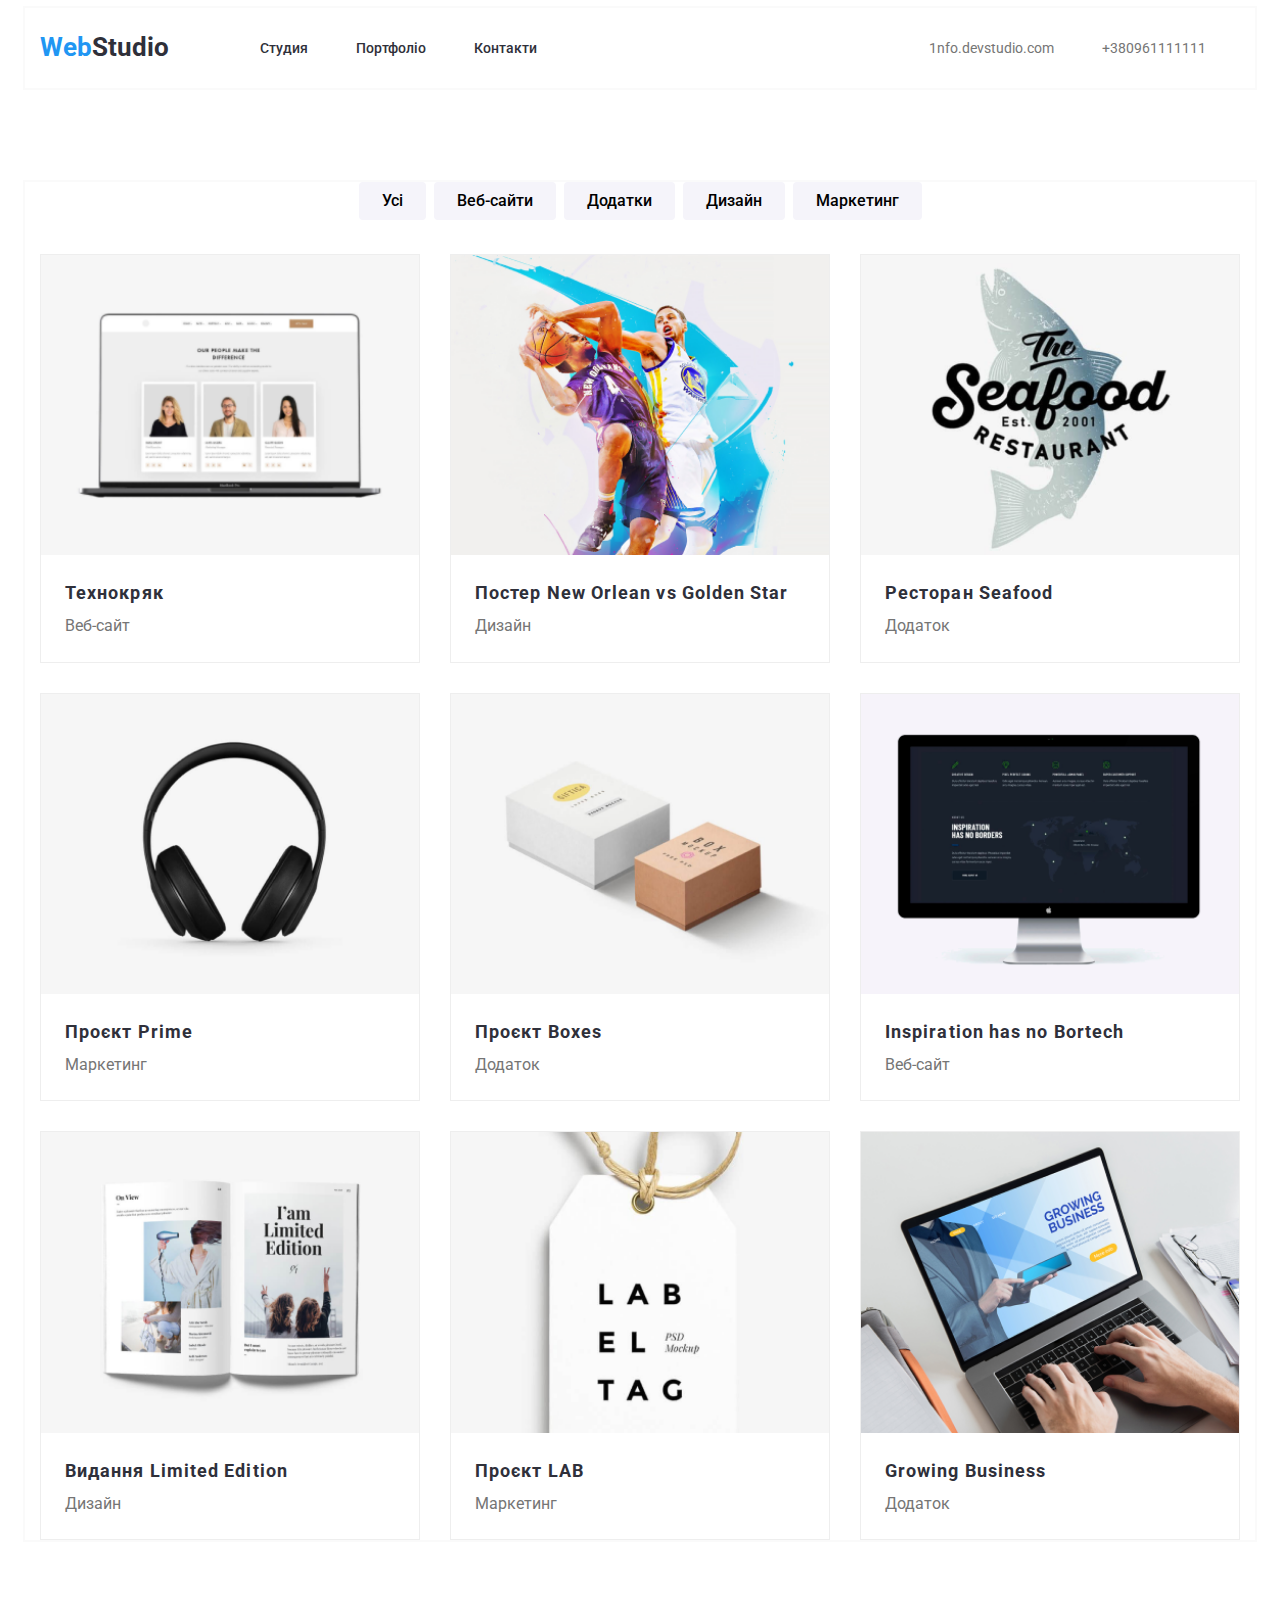
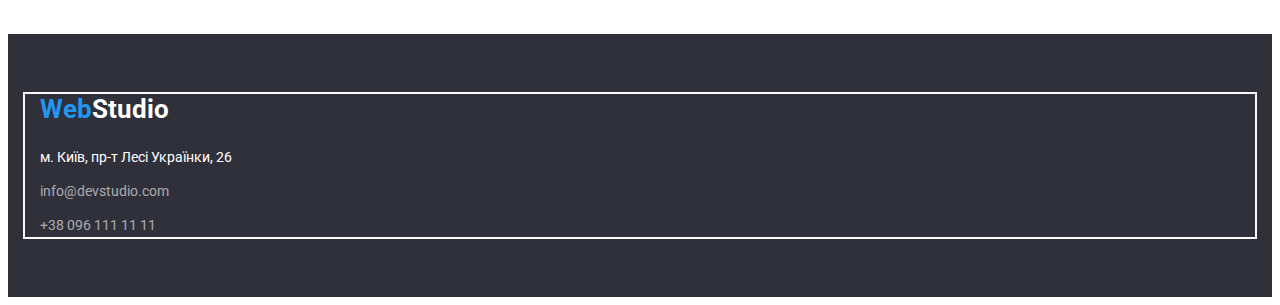
<file: portfolio.html>
<!DOCTYPE html>
<html lang="en">
  <head>
    <meta charset="utf-8" />
    <meta name="viewport" content="width-device-width, initial-scale=1.0" />
    <title>WebStudio</title>
    <link rel="preconnect" href="https://fonts.googleapis.com" />
    <link rel="preconnect" href="https://fonts.gstatic.com" crossorigin />
    <link
      href="https://fonts.googleapis.com/css2?family=Raleway:ital,wght@0,100..900;1,100..900&family=Roboto:wght@300;400;500;700;900&display=swap"
      rel="stylesheet"
    />
    <link rel="stylesheet" href="./css/style.css" />
    <link rel="stylesheet" href="./css/normalize.css" />
  </head>  
  <body>
    <header class="header">
      <div class="container header-flex">
      <a href="./index.html" class="header-logo"><span class="blue">Web</span><span class="black">Studio</span  ></a>
      <nav class="header-nav">
        <ul class="header-nav-list">
          <li class="header-nav-item">
            <a href="./index.html" class="header-nav-link Studioo">Студия</a>
          </li>
          <li class="header-nav-item">
            <a href="./portfolio.html" class="header-nav-link portfolio-index">Портфоліо</a>
          </li>
          <li class="header-nav-item">
            <a href="#" class="header-nav-link contact">Контакти</a>
          </li>
        </ul>
      </nav>
      <ul class="header-contact-list">
        <li class="header-contact-item">
          <a href="mailto:info@devstudio.com" class="header-contact-link"
            >1nfo.devstudio.com</a
          >
        </li>
        <li class="header-contact-item">
          <a href="tel:+380961111111" class="header-contact-link header-number"
            >+380961111111</a
          >
        </li>
      </ul>
      </div>
    </header>
    <main>
      <div class="container">
        <section class="portfolio">
          <ul class="portfolio-list-nav">
            <li class="portfolio-item nav-usi">
              <button type="button" class="filter-button">Усі</button>
            </li>
            <li class="portfolio-item nav-web">
              <button type="button" class="filter-button">Веб-сайти</button>
            </li>
            <li class="portfolio-item nav-dodadki">
              <button type="button" class="filter-button">Додатки</button>
            </li>
            <li class="portfolio-item nav-dizayn">
              <button type="button" class="filter-button">Дизайн</button>
            </li>
            <li class="portfolio-item nav-marketing">
              <button type="button" class="filter-button">Маркетинг</button>
            </li>
          </ul>
          <section class="tech">
            <li class="tech-item">
              <a href="#" class="tech-link">
                <img class="tech-img" src="./img/img (14).png">
                <h2 class="tech-title">Технокряк</h2>
                <p class="tech-text">Веб-сайт</p></a
              >
            </li>

            <li class="tech-item">
              <a href="#" class="tech-link">
                <img
                  class="tech-img"
                  src="./img/постер.png"
                  alt="Постер"
                  width="370"
                  height="294"
                />
                <h2 class="tech-title">
                  Постер New Orlean vs Golden Star
                </h2>
                <p class="tech-text">Дизайн</p></a
              >
            </li>

            <li class="tech-item">
              <a href="#" class="tech-link">
                <img
                  class="tech-img"
                  src="./img/ресторан.png"
                  alt="Ресторан"
                  width="370"
                  height="294"
                />
                <h2 class="tech-title">Ресторан Seafood</h2>
                <p class="tech-text">Додаток</p></a
              >
            </li>

            <li class="tech-item">
              <a href="#" class="tech-link">
                <img
                  class="tech-img"
                  src="./img/проєкт.png"
                  alt="Проєкт"
                  width="370"
                  height="294"
                />
                <h2 class="tech-title">Проєкт Prime</h2>
                <p class="tech-text">Маркетинг</p></a
              >
            </li>
            <li class="tech-item">
              <a href="#" class="portfolio-link">
                <img
                  class="tech-img"
                  src="./img/боксі.png"
                  alt="Boxes"
                  width="370"
                  height="294"
                />
                <h2 class="tech-title">Проєкт Boxes</h2>
                <p class="tech-text">Додаток</p></a
              >
            </li>
            <li class="tech-item">
              <a href="#" class="tech-link">
                <img
                  class="tech-img"
                  src="./img/сайт.png"
                  alt="Веб-сайт"
                  width="370"
                  height="294"
                />
                <h2 class="tech-title">Inspiration has no Bortech</h2></a>
                <p class="tech-text">Веб-сайт</p>

            </li>
            <li class="tech-item">
              <a href="#" class="tech-link">
                <img
                  class="tech-img"
                  src="./img/видання.png"
                  alt="Видання"
                  width="370"
                  height="294"
                />
                <h2 class="tech-title">Видання Limited Edition</h2>
                <p class="tech-text">Дизайн</p></a
              >
            </li>

            <li class="tech-item">
              <a href="#" class="tech-link">
                <img
                  class="tech-img"
                  src="./img/лаб.png"
                  alt="Проєкт lab"
                  width="370"
                  height="294"
                />
                <h2 class="tech-title">Проєкт LAB</h2>
                <p class="tech-text">Маркетинг</p></a
              >
            </li>

            <li class="tech-item">
              <a href="#" class="tech-link">
                <img
                  class="tech-img"
                  src="./img/бизнес.png"
                  alt="Business"
                  width="370"
                  height="294"
                />
                <h2 class="tech-title">Growing Business</h2>
                <p class="tech-text">Додаток</p></a
              >
            </li>
          </ul>
        </section>
      </div>
    </main>
    <footer class="footer">
      <div class="container">
        <a href="./index.html" class="footer-logo">
          <p>
            <span class="footer-web">Web</span
            ><span class="span-studoi">Studio</span>
          </p></a
        >
        <address class="footer-address">
          <ul class="footer-list">
            <li class="footer-item">
              <p class="footer-text location">
                м. Київ, пр-т Лесі Українки, 26
              </p>
            </li>
            <li class="footer-item">
              <a href="mailto:info@devstudio.com" class="footer-email"
                >info@devstudio.com</a
              >
            </li>
            <li class="footer-item">
              <a href="tel:+380961111111" class="footer-number"
                >+38 096 111 11 11</a
              >
            </li>
          </ul>
        </address>
      </div>
    </footer>
  </body>
</html>
</file>
<file: css/style.css>
:root {
  --brand-color: rgb(255, 255, 255);
  --black-color: rgb(47, 48, 58);
  --grey-color: rgb(245, 244, 250);
  --blue-color: rgb(33, 150, 243);
  --gray1-color: rgba(255, 255, 255, 0.6);
  --grey_black-color: rgb(117, 117, 117);
}
body {
  font-family: "Roboto", "serif";
  font-weight: 400;
  font-size: 14px;
  line-height: calc(19 / 14);
}
.container {
  width: 1230px;
  margin: 0 auto;
  padding: 0 15px;
  outline: 2px solid rgb(250, 250, 250);
  height: 100%;
}
.developments {
  margin-bottom: 94px;
}
.hero {
  text-align: center;
  width: 1600px;
  height: 600px;
  margin: 0 auto;
}
.hero-button {
  width: 216px;
  height: 50px;
  background-color: var(--blue-color);
  color: var(--brand-color);
  font-size: 16px;
  line-height: calc(30 / 16);
  margin-right: 100px;
  margin-top: 140px;
  cursor: pointer;
}
.hero {
  display: flex;
}
.hero-title {
  padding-top: 175px;
  margin-left: 200px;
  line-height: 60px;
  color: var(--brand-color);
  height: 120px;
  width: 696px;
  font-weight: 900;
  font-size: 44px;
}
.developments-list {
  display: flex;
}
.developments-item:not(:last-child) {
  margin-right: 30px;
}
.developments-title:nth-child(-n + 5) {
  margin-bottom: 50px;
  font-weight: 700;
  font-size: 36px;
}
.developments-title {
  text-align: center;
}
.team-list {
  display: flex;
}
.team-item:not(:last-child) {
  margin-right: 30px;
}
.team-title {
  text-align: center;
  margin-bottom: 50px;
  font-size: 36px;
  font-weight: 700;
  line-height: 42px;
}
.header-flex {
  display: flex;
  height: 80px;
  align-items: center;
}
.header {
  height: 80px;
  margin: 0 auto;
}
.header-nav-item {
  margin-right: 48px;
  text-align: center;
}
.header-nav-list {
  display: flex;
}
.header-nav-link:is(:hover, :focus) {
  color: var(--blue-color);
}
.header-contact-list {
  display: flex;
}
.header-contact-link {
  margin-right: 48px;
  font-weight: 400;
  font-size: 14px;
  color: var(--grey_black-color);
}
.header-contact-link:is(:hover, :focus) {
  color: var(--blue-color);
}
.header-nav-list {
  display: flex;
}
.header-nav-link {
  color: var(--black-color);
  font-size: 14px;
  font-weight: 500;
  line-height: 16px;
}
.header {
  display: flex;
}
.header-logo {
  margin-right: 91px;
  font-weight: 700;
  font-size: 26px;
}
.blue {
  color: var(--blue-color);
}
.black {
  color: var(--black-color);
}
.white {
  color: var(--brand-color);
}
.hero-button {
  font-weight: 216;
  height: 50;
}

.header-contacts-item:not(:last-child) {
  margin-right: 50px;
}
.header-nav-list {
  margin-right: 344px;
}
.advatages-flex {
  display: flex;
  align-items: center;
  justify-content: center;
}
.advatages-text {
  width: 270px;
}
.advatages-list {
  display: flex;
  justify-content: center;
}
.advatages-list-item:not(:last-child) {
  margin-right: 30px;
}
.advatages {
  margin-bottom: 50px;
  margin-top: 50px;
}
.developments-list {
  display: -webkit-box;
  display: -ms-flexbox;
  display: flex;
  -webkit-box-align: center;
  -ms-flex-align: center;
  align-items: center;
  -webkit-box-pack: center;
  -ms-flex-pack: center;
  justify-content: center;
}
.developments-item:not(:last-child) {
  margin-right: 30px;
}
.team-item {
  border-radius: 0px 0px 4px 4px;
  box-shadow: 0px 2px 1px 0px rgba(0, 0, 0, 0.2),
    0px 1px 1px 0px rgba(0, 0, 0, 0.14), 0px 1px 3px 0px rgba(0, 0, 0, 0.12);
  background: rgb(255, 255, 255);
  width: 270px;
  height: 428px;
}
.team-img {
  margin-bottom: 30px;
}
.signature-title {
  margin-bottom: 10px;
}
.team-list {
  display: flex;
  justify-content: center;
  align-items: center;
}
.team-list-item:not(:last-child) {
  margin-right: 30px;
}
.flex-team {
  display: flex;
  justify-content: center;
  align-items: center;
}
.advatages-title-uvaga {
  margin-bottom: 10px;
  font-size: 14px;
  font-weight: 700;
  font-family: Roboto;
}
.title-punkt {
  margin-bottom: 10px;
  font-size: 14px;
  font-weight: 700;
  font-family: Roboto;
}
.title-plan {
  margin-bottom: 10px;
  font-size: 14px;
  font-weight: 700;
  font-family: Roboto;
}
.title-tech {
  margin-bottom: 10px;
  font-size: 14px;
  font-weight: 700;
  font-family: Roboto;
}

.portfolio-list-nav {
  justify-content: center;
  display: flex;
  align-items: center;
}
.filter-button {
  font-family: inherit;
  font-style: normal;
  font-weight: 500;
  font-size: 16px;
  line-height: 1.62;
  padding: 6px 23px;
  border-radius: 4px;
  background-color: rgb(245, 244, 250);
}
.filter-button:is(:hover, :focus) {
  background-color: var(--blue-color);
  color: var(--brand-color);
  box-shadow: 0px 2px 2px 0px rgba(0, 0, 0, 0.12),
    0px 1px 2px 0px rgba(0, 0, 0, 0.08), 0px 3px 1px 0px rgba(0, 0, 0, 0.1);
}
.portfolio {
  margin: 94px auto 94px;
}

.filter-list {
  display: flex;
  justify-content: center;

  margin-bottom: 50px;
}

.portfolio-item:not(:last-child) {
  margin-right: 8px;
}
.tech {
  display: flex;
  justify-content: center;
  align-items: center;
  flex-wrap: wrap;
}
.tech-item:not(:nth-child(3n)) {
  margin-right: 30px;
}
.tech-item {
  border: 1px solid rgb(238, 238, 238);
  flex-basis: calc((100% - 30px * 2) / 3);
}
.tech-item:is(:hover, :focus) {
  border-bottom: 1px solid rgb(238, 238, 238);
  border-left: 1px solid rgb(238, 238, 238);
  border-right: 1px solid rgb(238, 238, 238);
  box-shadow: 1px 4px 6px 0px rgba(0, 0, 0, 0.16),
    0px 4px 4px 0px rgba(0, 0, 0, 0.06), 0px 1px 1px 0px rgba(0, 0, 0, 0.12);
}
.tech-item:not(:nth-last-child(-n + 3)) {
  margin-bottom: 30px;
}
.tech-img {
  margin-bottom: 20px;
}
.tech-text {
  margin-left: 24px;
}
.tech-title {
  margin-left: 24px;
}
.tech-title {
  width: 322px;
  font-size: 18px;
  line-height: 2;
  letter-spacing: 0.06em;
  color: var(--black-color);
}
.tech-text {
  font-size: 16px;
  line-height: 1.9;

  margin-bottom: 20px;

  color: var(--grey_black-color);
}
.portfolio-list-nav {
  margin-bottom: 34px;
}
.Studioo:hover {
  background-color: var(--brand-color);
  color: var(--blue-color);
}
.span-studoi {
  color: var(--brand-color);
}
.location {
  color: var(--brand-color);
  font-size: 14px;
  font-weight: 400;
  line-height: 24px;
  font-family: Roboto;
}

.logo {
  margin-bottom: 20px;
}
.advatages-list-item:first-child::before {
  background-image: url(../img/antenna.svg);
}

.advatages-list-item:nth-child(2)::before {
  background-image: url(../img/clock.svg);
}

.advatages-list-item:nth-child(3)::before {
  background-image: url(../img/diagram.svg);
}

.advatages-list-item:last-child::before {
  background-image: url(../img/astronaut.svg);
}
.advatages-list-item::before {
  content: " ";
  display: block;
  width: 270px;
  height: 120px;

  margin-bottom: 30px;
  background-repeat: no-repeat;
  background-position: center;
  border-radius: 4px;
  background-color: var(--grey-color);
}
.overlay {
  max-width: 1230px;
  height: 100%;
  margin: 0 auto;
  outline: 2px solid rgb(250, 250, 250);
  background-image: linear-gradient(
      to right,
      rgba(47, 48, 58, 0.4),
      rgba(47, 48, 58, 0.4)
    ),
    url("../img/hero-background.jpeg");
  background-repeat: no-repeat;
  background-position: center;
  background-size: cover;
}
.header-contact-item {
  display: flex;
}
.header-contact__icon {
  fill: var(--black-color);
}

.team-social-icon:hover {
  fill: var(--brand-color);
  -webkit-transform: scale(1.2);
  -ms-transform: scale(1.2);
  transform: scale(1.2);
}

.team-social-icon {
  fill: rgb(175, 177, 184, 1);
  width: 20px;
  height: 20px;
}
.social-icon-svg-sprite:hover:focus {
  fill: var(--brand-color);
}
.clients {
  margin-bottom: 94px;
  text-align: center;
}
.clients-title {
  margin-bottom: 50px;
  font-size: 36px;
  font-weight: 700;
  line-height: calc(42 / 36);
}
.clients-list {
  display: flex;
  align-items: center;
  justify-content: center;
  gap: 30px;
}

.clients-link {
  display: flex;
  align-items: center;
  justify-content: center;
  width: 170px;
  height: 92px;
  border: 1px solid #757575;
  color: var(--grey_black-color);
}
.clients-link:is(:hover, :focus),
.clients-link:is(:hover, :focus) {
  fill: var(--blue-color);
  color: var(--blue-color);
  border: 1px solid var(--blue-color);
}
.clients-link-icon {
  width: 106px;
  height: 60px;
  fill: currentColor;
}
.header-nav-link::before,
.header-nav-link.header-nav-link-current::after {
  content: " ";
  position: absolute;
  display: block;
  bottom: 0;
  width: 100%;
  height: 4px;
  border-radius: 2px;
}

.signature-text {
  margin-bottom: 28px;
}
.team {
  text-align: center;
  height: 648px;
  background: rgb(245, 244, 250);
}
.flex-team {
  flex-direction: column;
}
.team-list {
  display: flex;
}
.team-item:not(:last-child) {
  margin-right: 30px;
}
.team-title {
  text-align: center;
  margin-bottom: 50px;
  font-size: 36px;
  font-weight: 700;
  line-height: 42px;
}
.team-social-list {
  display: flex;
  justify-content: center;

  gap: 10px;
}

.team-social-link {
  margin-right: 12px;
  height: 44px;
  width: 44px;
  display: inline-flex;
  justify-content: center;
  align-items: center;
  border-radius: 50%;
}
.team-social-icon {
  fill: rgb(175, 177, 184, 1);
  width: 20px;
  height: 20px;
}
.team-social-link:is(:hover, :focus) {
  background-color: var(--blue-color);
}
.team-social-link:is(:hover, :focus) .team-social-icon {
  fill: var(--brand-color);
}
.footer {
  background-color: var(--black-color);
  padding-bottom: 60px;
  padding-top: 60px;
}
.footer-flex {
  display: flex;
  align-items: baseline;
}

.footer-address {
  font-style: normal;
}

.footer-email,
.footer-number {
  color: var(--gray1-color);
  line-height: 24px;
}
.footer-web {
  color: var(--blue-color);
}
.footer-logo {
  font-size: 26px;
  font-weight: 700;
  line-height: 31px;
  margin-bottom: 20px;
  display: inline-block;
}
.footer-contact-link {
  color: var(--gray1-color);
}

.hero-button {
  font-weight: 216;
  height: 50;

  line-height: 24px;
  font-family: Roboto;
}
.footer-item:not(:last-child) {
  margin-bottom: 10px;
}
.footer-social-icon {
  height: 20px;
  width: 20px;
}
.footer-social {
  margin-left: 70px;
}
.footer-social-link {
  display: flex;
  justify-content: center;
  align-items: center;
  height: 44px;
  width: 44px;
  background-color: rgba(255, 255, 255, 0.1);
  border-radius: 50%;
}
.footer-social-link:hover {
  background-color: var(--blue-color);
}
.footer-social-icon {
  fill: var(--brand-color);
}
.footer-social-list {
  display: flex;
  gap: 10px;
}
.footer-social-title {
  margin-bottom: 20px;
  color: var(--brand-color);
  font-size: 14px;
  font-weight: 700;
  text-transform: uppercase;
}
.developments-list .developments-img-title {
  position: relative;
  bottom: 70px;
  right: 0;
  margin: 0;
  padding: 8px 16px;
  border-bottom-left-radius: 4px;
  width: 370px;
  height: 70px;
  text-align: center;
  display: flex;
  justify-content: center;
  align-items: center;

  background-color: rgba(47, 48, 58, 0.8);
  color: var(--brand-color);
  font-family: Roboto;
  font-size: 14px;
  font-weight: 700px;
}
</file>
